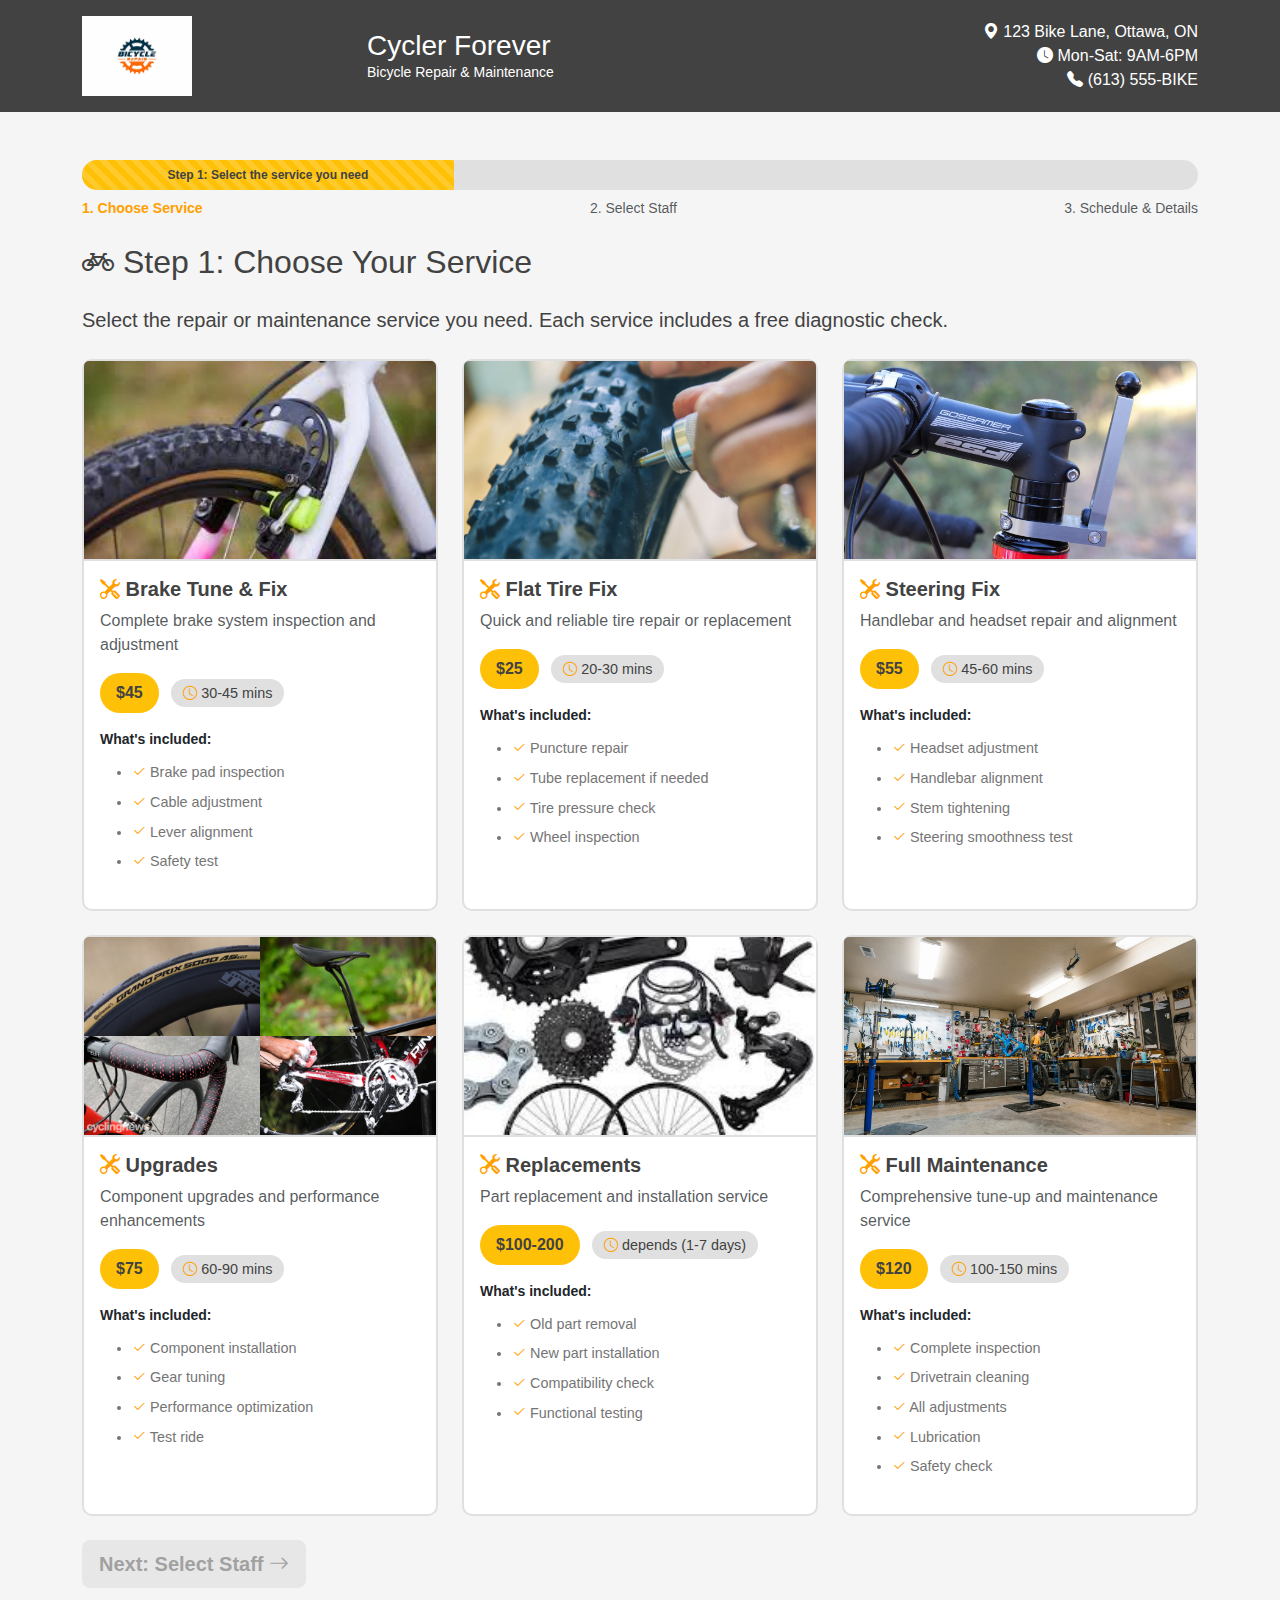
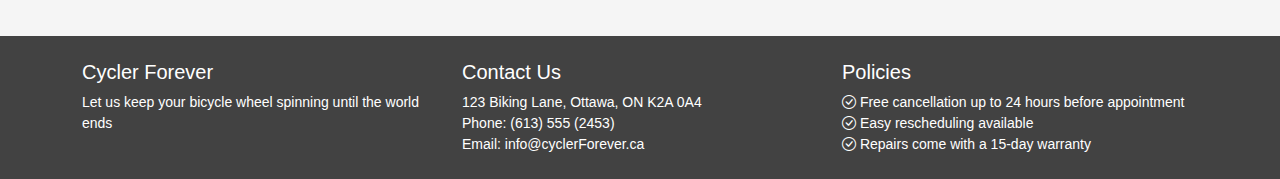
<file: SEG3125-lab4-Group05/index.html>
<!DOCTYPE html>
<html lang="en">
<head>
    <meta charset="UTF-8">
    <meta name="viewport" content="width=device-width, initial-scale=1.0">
    <title>Cycler Forever - where you go to keep the wheels spinning</title>
    
    <!-- link to Bootstrap5 CSS -->
    <link href="https://cdn.jsdelivr.net/npm/bootstrap@5.3.2/dist/css/bootstrap.min.css" rel="stylesheet">
    
    <!-- link to Bootstrap Icons -->
    <link rel="stylesheet" href="https://cdn.jsdelivr.net/npm/bootstrap-icons@1.11.1/font/bootstrap-icons.css">
    
    <!-- customization using CSS -->
    <link rel="stylesheet" href="styles.css">
</head>

<body>
    <!-- header part-->
    <header class="bg-dark text-white py-3">
        <div class="container">
            <div class="row align-items-center">
                <div class="col-md-3">
                    <img src="photoss/logo.jpg" alt="Cycler Forever Logo" class="img-fluid" style="max-height: 80px;">
                </div>
                <div class="col-md-6">
                    <h1 class="h3 mb-0">Cycler Forever</h1>
                    <p class="mb-0 small">Bicycle Repair & Maintenance</p>
                </div>
                <div class="col-md-3 text-md-end">
                    <p class="mb-0"><i class="bi bi-geo-alt-fill"></i> 123 Bike Lane, Ottawa, ON</p>
                    <p class="mb-0"><i class="bi bi-clock-fill"></i> Mon-Sat: 9AM-6PM</p>
                    <p class="mb-0"><i class="bi bi-telephone-fill"></i> (613) 555-BIKE</p>
                </div>
            </div>
        </div>
    </header>

    <!-- content part -->
    <main class="container my-5">
        <!-- we're using a div for the progress bar of course-->
        <div class="row mb-4">
            <div class="col">
                <div class="progress" style="height: 30px;">
                    <div id="progressBar" class="progress-bar progress-bar-striped progress-bar-animated" 
                         role="progressbar" 
                         style="width: 33.33%;" 
                         aria-valuenow="33.33" 
                         aria-valuemin="0" 
                         aria-valuemax="100">
                        Step 1: Select the service you need
                    </div>
                </div>
                <div class="d-flex justify-content-between mt-2 small text-muted">
                    <span id="step1Label" class="fw-bold text-primary">1. Choose Service</span>
                    <span id="step2Label">2. Select Staff</span>
                    <!-- HERE IS WHERE YOU GUYS CAN WORK ON STEP 3 TO 5...-->
                    <span id="step3Label">3. Schedule & Details</span>
                </div>
            </div>
        </div>

        <!-- service selection part -->
        <div id="step1" class="step-section">
            <h2 class="mb-4">
                <i class="bi bi-bicycle"></i> Step 1: Choose Your Service
            </h2>
            <p class="lead mb-4">Select the repair or maintenance service you need. Each service includes a free diagnostic check.</p>
            
            <div class="row g-4" id="serviceCards">
                <!-- each card will represent one service, functionality made with JavaScript-->
            </div>

            <div class="mt-4 p-3 bg-light rounded" id="serviceSelectionSummary" style="display: none;">
                <h5><i class="bi bi-check-circle-fill text-success"></i> You selected:</h5>
                <p class="mb-0" id="selectedServiceText"></p>
            </div>

            <div class="mt-4">
                <button id="nextToStep2" class="btn btn-primary btn-lg" disabled>
                    Next: Select Staff <i class="bi bi-arrow-right"></i>
                </button>
            </div>
        </div>

        <!-- next up is selecting the staff for the service -->
        <div id="step2" class="step-section" style="display: none;">
            <h2 class="mb-4">
                <i class="bi bi-people-fill"></i> Step 2: Choose Your Technician
            </h2>
            <p class="lead mb-4">Select one of our certified technicians based on their expertise and availability.</p>
            
            <div class="row g-4" id="staffCards">
                <!-- each staff memeber will also have a card -->
            </div>

            <div class="mt-4 p-3 bg-light rounded" id="staffSelectionSummary" style="display: none;">
                <h5><i class="bi bi-check-circle-fill text-success"></i> Your booking summary:</h5>
                <ul class="mb-0">
                    <li><strong>Service:</strong> <span id="summaryService"></span></li>
                    <li><strong>Technician:</strong> <span id="summaryStaff"></span></li>
                    <li><strong>Price:</strong> <span id="summaryPrice"></span></li>
                    <li><strong>Duration:</strong> <span id="summaryDuration"></span></li>
                </ul>
            </div>

            <div class="mt-4 d-flex gap-2">
                <button id="backToStep1" class="btn btn-secondary btn-lg">
                    <i class="bi bi-arrow-left"></i> Back to Services
                </button>
                <button id="nextToStep3" class="btn btn-primary btn-lg" disabled>
                    Continue to Scheduling <i class="bi bi-arrow-right"></i>
                </button>
            </div>
        </div>

        <!-- next up is selecting the time/date -->
          <div id="step3" class="step-section" style="display: none;">
            <h2 class="mb-4">
                <i class="bi bi-calendar-check"></i> Step 3: Choose Date & Time
            </h2>
            <div class="row g-4">
                <div class="col-12 col-lg-7">
                    <div class="card shadow-sm">
                        <div class="card-body">
                            <h5 class="card-title mb-3">Pick a date</h5>
                            
                            <!-- Calendar UI -->
                             <div class="dropdown-menu d-block position-static p-2 mx-auto shadow rounded-3 w-340px">
                                <div class="d-grid gap-1">
                                    <div class="cal">
                                        <div class="cal-month align-items-center">
                                            <button class="btn cal-btn" type="button" id="calPrev" aria-label="Previous month">
                                                <i class="bi bi-chevron-left"></i>
                                            </button>
                                            <strong class="cal-month-name" id="calMonthLabel"></strong>
                                            <button class="btn cal-btn" type="button" id="calNext" aria-label="Next month">
                                                <i class="bi bi-chevron-right"></i>
                                            </button>
                                        </div>
                                        <div class="cal-weekdays text-body-secondary">
                                            <div class="cal-weekday">Sun</div>
                                            <div class="cal-weekday">Mon</div>
                                            <div class="cal-weekday">Tue</div>
                                            <div class="cal-weekday">Wed</div>
                                            <div class="cal-weekday">Thu</div>
                                            <div class="cal-weekday">Fri</div>
                                            <div class="cal-weekday">Sat</div>
                                        </div>
                                        <div class="cal-days" id="calDays"></div>
                                    </div>
                                </div>
                            </div>
                            <div class="mt-3 small text-muted" id="selectedDateText">
                                No date selected (Technician availability will apply)
                            </div>
                            <label class="form-label mt-3" for="timeSelect">Pick a time</label>
                            <select class="form-select" id="timeSelect" disabled>
                                <option value="" selected disabled>Select a time</option>
                            </select>
                            <div class="mt-3 p-2 bg-light rounded small">
                                <div class="fw-semibold">Selected:</div>
                                <div id="scheduleSummary">No date/time chosen yet.</div>
                            </div>
                            
                            <div class="mt-4 d-flex gap-2">
                                <button id="backToStep2" class="btn btn-secondary btn-lg" type="button">
                                    <i class="bi bi-arrow-left"></i> Back to Staff Selection
                                </button>
                                
                                
                                <button id="nextToStep4" class="btn btn-primary btn-lg" type="button" disabled>
                                    Next: Contact Info <i class="bi bi-arrow-right"></i>
                                </button>
                            </div>
                        </div>
                    </div>
                </div>
                
                <div class="col-12 col-lg-5">
                    <div class="card shadow-sm">
                        <div class="card-body">
                            <h5 class="card-title mb-3">Reschedule & Cancellation</h5>
                            <div class="alert alert-warning mb-0">
                                <ul class="mb-0 ps-3">
                                    <li>Free changes up to 24 hours before the appointment.</li>
                                    <li>Changes within 24 hours may incur a late fee.</li>
                                    <li>No-shows may require a deposit for future bookings.</li>
                                </ul>
                            </div>
                            <div class="small text-muted mt-2">
                                Dates shown depend on the technician you selected.
                            </div>
                            <div class="mt-4 p-3 bg-light rounded" id="step3BookingSummary" style="display: none;">
                                <h5><i class="bi bi-check-circle-fill text-success"></i> Your booking summary:</h5>
                                <ul class="mb-0">
                                    <li><strong>Service:</strong> <span id="step3SummaryService"></span></li>
                                    <li><strong>Technician:</strong> <span id="step3SummaryStaff"></span></li>
                                    <li><strong>Price:</strong> <span id="step3SummaryPrice"></span></li>
                                    <li><strong>Duration:</strong> <span id="step3SummaryDuration"></span></li>
                                    <li><strong>Date:</strong> <span id="step3SummaryDate"></span></li>
                                    <li><strong>Time:</strong> <span id="step3SummaryTime"></span></li>
                                </ul>
                            </div>
                        </div>
                    </div>
                </div>
            </div>
        </div>
    </main>

    <!-- footer section (missing the signature of the team) -->
    <footer class="bg-dark text-white py-4 mt-5">
        <div class="container">
            <div class="row">
                <div class="col-md-4">
                    <h5>Cycler Forever</h5>
                    <p class="small">Let us keep your bicycle wheel spinning until the world ends</p>
                </div>
                <div class="col-md-4">
                    <h5>Contact Us</h5>
                    <p class="small mb-0">123 Biking Lane, Ottawa, ON K2A 0A4</p>
                    <p class="small mb-0">Phone: (613) 555 (2453)</p>
                    <p class="small mb-0">Email: info@cyclerForever.ca</p>
                </div>
                <div class="col-md-4">
                    <h5>Policies</h5>
                    <p class="small mb-0">
                        <i class="bi bi-check-circle"></i> Free cancellation up to 24 hours before appointment<br>
                        <i class="bi bi-check-circle"></i> Easy rescheduling available<br>
                        <i class="bi bi-check-circle"></i> Repairs come with a 15-day warranty
                    </p>
                </div>
            </div>
        </div>
    </footer>

    <!-- Bootstrap5 JS bundle -->
    <script src="https://cdn.jsdelivr.net/npm/bootstrap@5.3.2/dist/js/bootstrap.bundle.min.js"></script>
    
    <!-- and custom JavaScript -->
    <script src="scripts.js"></script>
</body>
</html>
</file>
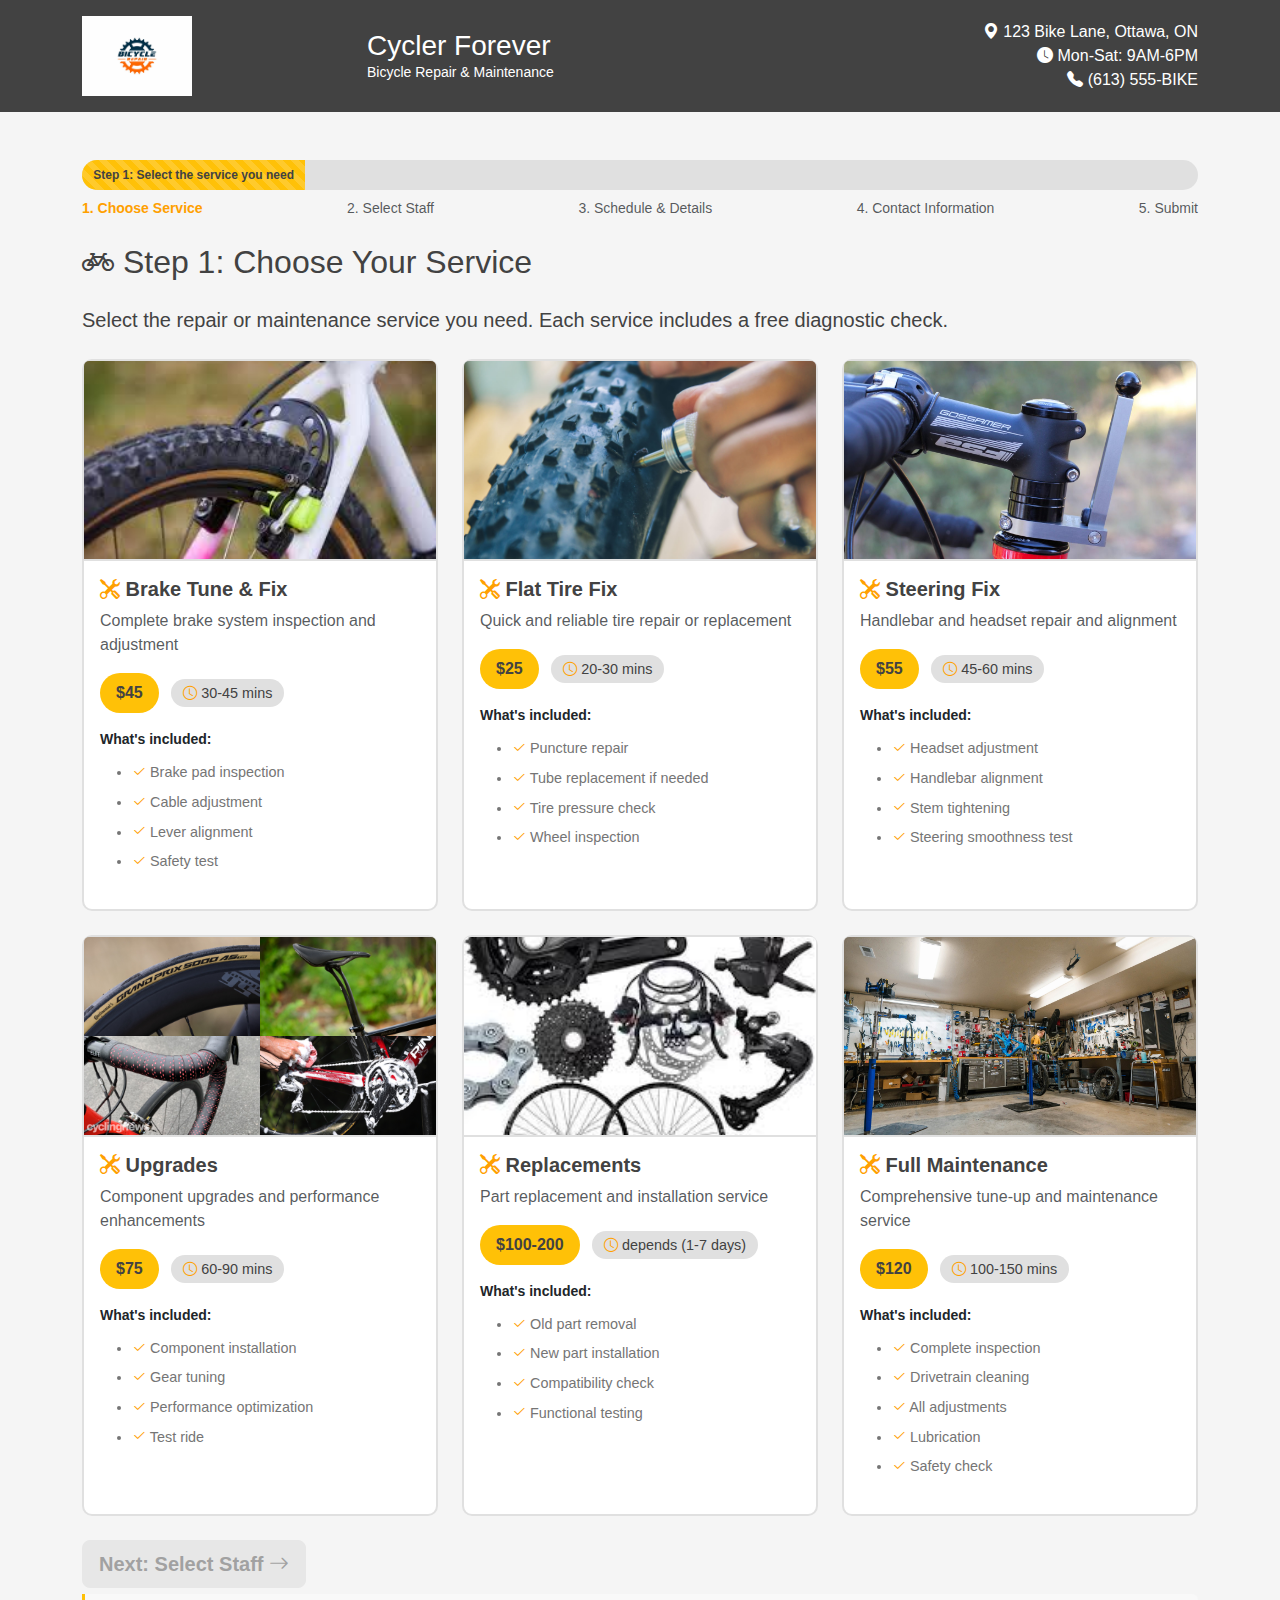
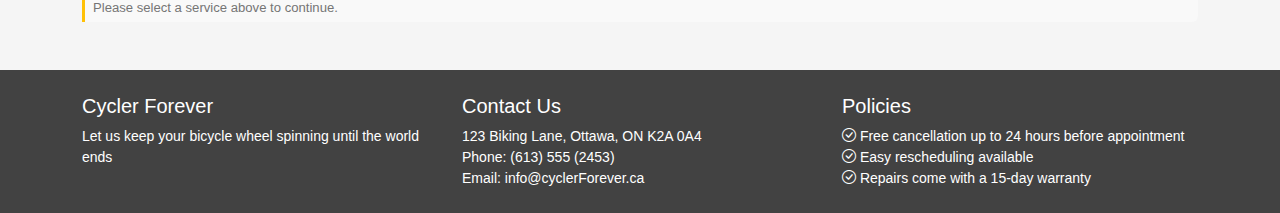
<file: SEG3125-lab5-Group05/index.html>
<!DOCTYPE html>
<html lang="en">
<head>
    <meta charset="UTF-8">
    <meta name="viewport" content="width=device-width, initial-scale=1.0">
    <title>Cycler Forever - where you go to keep the wheels spinning</title>
    
    <!-- link to Bootstrap5 CSS -->
    <link href="https://cdn.jsdelivr.net/npm/bootstrap@5.3.2/dist/css/bootstrap.min.css" rel="stylesheet">
    
    <!-- link to Bootstrap Icons -->
    <link rel="stylesheet" href="https://cdn.jsdelivr.net/npm/bootstrap-icons@1.11.1/font/bootstrap-icons.css">
    
    <!-- customization using CSS -->
    <link rel="stylesheet" href="styles.css">
</head>

<body>
    <!-- header part-->
    <header class="bg-dark text-white py-3">
        <div class="container">
            <div class="row align-items-center">
                <div class="col-md-3">
                    <img src="photoss/logo.jpg" alt="Cycler Forever Logo" class="img-fluid" style="max-height: 80px;">
                </div>
                <div class="col-md-6">
                    <h1 class="h3 mb-0">Cycler Forever</h1>
                    <p class="mb-0 small">Bicycle Repair & Maintenance</p>
                </div>
                <div class="col-md-3 text-md-end">
                    <p class="mb-0"><i class="bi bi-geo-alt-fill"></i> 123 Bike Lane, Ottawa, ON</p>
                    <p class="mb-0"><i class="bi bi-clock-fill"></i> Mon-Sat: 9AM-6PM</p>
                    <p class="mb-0"><i class="bi bi-telephone-fill"></i> (613) 555-BIKE</p>
                </div>
            </div>
        </div>
    </header>

    <!-- adding the toast notification container -->
    <div id="toastContainer" aria-live="assertive" aria-atomic="false" role="status"></div>
    
    <!-- using ARIA live region for screen reader announcements -->
    <div id="ariaLive" aria-live="polite" aria-atomic="true" class="visually-hidden"></div>

    <!-- content part -->
    <main class="container my-5">
        <!-- we're using a div for the progress bar of course-->
        <div class="row mb-4">
            <div class="col">
                <div class="progress" style="height: 30px;">
                    <div id="progressBar" class="progress-bar progress-bar-striped progress-bar-animated" 
                         role="progressbar" 
                         style="width: 20%;" 
                         aria-valuenow="20" 
                         aria-valuemin="0" 
                         aria-valuemax="100">
                        Step 1: Select the service you need
                    </div>
                </div>
                <div class="d-flex justify-content-between mt-2 small text-muted">
                    <span id="step1Label" class="fw-bold text-primary">1. Choose Service</span>
                    <span id="step2Label">2. Select Staff</span>
                    <!-- HERE IS WHERE YOU GUYS CAN WORK ON STEP 3 TO 5...-->
                    <span id="step3Label">3. Schedule & Details</span>
                    <span id="step4Label">4. Contact Information</span>
                    <span id="step5Label">5. Submit</span>
                </div>
            </div>
        </div>

        <!-- service selection part -->
        <div id="step1" class="step-section">
            <h2 class="mb-4">
                <i class="bi bi-bicycle"></i> Step 1: Choose Your Service
            </h2>
            <p class="lead mb-4">Select the repair or maintenance service you need. Each service includes a free diagnostic check.</p>
            
            <div class="row g-4" id="serviceCards">
                <!-- each card will represent one service, functionality made with JavaScript-->
            </div>

            <div class="mt-4 p-3 bg-light rounded" id="serviceSelectionSummary" style="display: none;">
                <h5><i class="bi bi-check-circle-fill text-success"></i> You selected:</h5>
                <p class="mb-0" id="selectedServiceText"></p>
            </div>

            <div class="mt-4">
                <button id="nextToStep2" class="btn btn-primary btn-lg" disabled>
                    Next: Select Staff <i class="bi bi-arrow-right"></i>
                </button>
                <div class="btn-hint" id="hint-nextToStep2">Please select a service above to continue.</div>
            </div>
        </div>

        <!-- next up is selecting the staff for the service -->
        <div id="step2" class="step-section" style="display: none;">
            <h2 class="mb-4">
                <i class="bi bi-people-fill"></i> Step 2: Choose Your Technician
            </h2>
            <p class="lead mb-4">Select one of our certified technicians based on their expertise and availability.</p>
            
            <div class="row g-4" id="staffCards">
                <!-- each staff memeber will also have a card -->
            </div>

            <div class="mt-4 p-3 bg-light rounded" id="staffSelectionSummary" style="display: none;">
                <h5><i class="bi bi-check-circle-fill text-success"></i> Your booking summary:</h5>
                <ul class="mb-0">
                    <li><strong>Service:</strong> <span id="summaryService"></span></li>
                    <li><strong>Technician:</strong> <span id="summaryStaff"></span></li>
                    <li><strong>Price:</strong> <span id="summaryPrice"></span></li>
                    <li><strong>Duration:</strong> <span id="summaryDuration"></span></li>
                </ul>
            </div>

            <div class="mt-4 d-flex gap-2">
                <button id="backToStep1" class="btn btn-secondary btn-lg">
                    <i class="bi bi-arrow-left"></i> Back to Services
                </button>
                <button id="nextToStep3" class="btn btn-primary btn-lg" disabled>
                    Continue to Scheduling <i class="bi bi-arrow-right"></i>
                </button>
                <div class="btn-hint" id="hint-nextToStep3">Please select a technician above to continue.</div>
            </div>
        </div>

        <!-- next up is selecting the time/date -->
        <div id="step3" class="step-section" style="display: none;">
            <h2 class="mb-4">
                <i class="bi bi-calendar-check"></i> Step 3: Choose Date & Time
            </h2>
            <div class="row g-4">
                <div class="col-12 col-lg-7">
                    <div class="card shadow-sm">
                        <div class="card-body">
                            <h5 class="card-title mb-3">Pick a date</h5>
                            
                            <!-- Calendar UI -->
                             <div class="dropdown-menu d-block position-static p-2 mx-auto shadow rounded-3 w-340px">
                                <div class="d-grid gap-1">
                                    <div class="cal">
                                        <div class="cal-month align-items-center">
                                            <button class="btn cal-btn" type="button" id="calPrev" aria-label="Previous month">
                                                <i class="bi bi-chevron-left"></i>
                                            </button>
                                            <strong class="cal-month-name" id="calMonthLabel"></strong>
                                            <button class="btn cal-btn" type="button" id="calNext" aria-label="Next month">
                                                <i class="bi bi-chevron-right"></i>
                                            </button>
                                        </div>
                                        <div class="cal-weekdays text-body-secondary">
                                            <div class="cal-weekday">Sun</div>
                                            <div class="cal-weekday">Mon</div>
                                            <div class="cal-weekday">Tue</div>
                                            <div class="cal-weekday">Wed</div>
                                            <div class="cal-weekday">Thu</div>
                                            <div class="cal-weekday">Fri</div>
                                            <div class="cal-weekday">Sat</div>
                                        </div>
                                        <div class="cal-days" id="calDays"></div>
                                    </div>
                                </div>
                            </div>
                            <div class="mt-3 small text-muted" id="selectedDateText">
                                No date selected (Technician availability will apply)
                            </div>
                            <label class="form-label mt-3" for="timeSelect">Pick a time</label>
                            <select class="form-select" id="timeSelect" disabled>
                                <option value="" selected disabled>Select a time</option>
                            </select>
                            <div class="mt-3 p-2 bg-light rounded small">
                                <div class="fw-semibold">Selected:</div>
                                <div id="scheduleSummary">No date/time chosen yet.</div>
                            </div>
                            
                            <div class="mt-4 d-flex gap-2">
                                <button id="backToStep2" class="btn btn-secondary btn-lg" type="button">
                                    <i class="bi bi-arrow-left"></i> Back to Staff Selection
                                </button>
                                
                                
                                <button id="nextToStep4" class="btn btn-primary btn-lg" type="button" disabled>
                                    Next: Contact Info <i class="bi bi-arrow-right"></i>
                                </button>
                                <div class="btn-hint" id="hint-nextToStep4">Select a date and time to continue.</div>
                            </div>
                        </div>
                    </div>
                </div>
                
                <div class="col-12 col-lg-5">
                    <div class="card shadow-sm">
                        <div class="card-body">
                            <h5 class="card-title mb-3">Reschedule & Cancellation</h5>
                            <div class="alert alert-warning mb-0">
                                <ul class="mb-0 ps-3">
                                    <li>Free changes up to 24 hours before the appointment.</li>
                                    <li>Changes within 24 hours may incur a late fee.</li>
                                    <li>No-shows may require a deposit for future bookings.</li>
                                </ul>
                            </div>
                            <div class="small text-muted mt-2">
                                Dates shown depend on the technician you selected.
                            </div>
                            <div class="mt-4 p-3 bg-light rounded" id="step3BookingSummary" style="display: none;">
                                <h5><i class="bi bi-check-circle-fill text-success"></i> Your booking summary:</h5>
                                <ul class="mb-0">
                                    <li><strong>Service:</strong> <span id="step3SummaryService"></span></li>
                                    <li><strong>Technician:</strong> <span id="step3SummaryStaff"></span></li>
                                    <li><strong>Price:</strong> <span id="step3SummaryPrice"></span></li>
                                    <li><strong>Duration:</strong> <span id="step3SummaryDuration"></span></li>
                                    <li><strong>Date:</strong> <span id="step3SummaryDate"></span></li>
                                    <li><strong>Time:</strong> <span id="step3SummaryTime"></span></li>
                                </ul>
                            </div>
                        </div>
                    </div>
                </div>
            </div> 
        </div>

        <!-- next is entering contact info -->
        <div id="step4" class="step-section" style="display: none;">
            <h2 class="mb-4">
                <i class="bi bi-people-fill"></i> Step 4: Enter Contact Information
            </h2>
            <p class="lead mb-4">Enter your contact information here. You must provide email or phone</p>
            
            <div class="col-md-6 mb-3">
                <label for="contactFirstName" class="form-label">First Name <span class="text-danger">*</span></label>
                <input type="text" class="form-control" id="contactFirstName" required autocomplete="given-name" placeholder="e.g. John">
                <div class="invalid-feedback" id="feedback-firstName"></div>
            </div>

            <div class="col-md-6 mb-3">
                <label for="contactLastName" class="form-label">Last Name <span class="text-danger">*</span></label>
                <input type="text" class="form-control" id="contactLastName" required autocomplete="family-name" placeholder="e.g. Smith">
                <div class="invalid-feedback" id="feedback-lastName"></div>
            </div>

            <div class="col-md-6 mb-3">
                <label for="contactEmail" class="form-label">
                    Email <span class="field-required-note">(required if no phone)</span>
                </label>
                <input type="email" class="form-control" id="contactEmail" autocomplete="email" placeholder="e.g. john@example.com">
                <div class="invalid-feedback" id="feedback-email"></div>
            </div>

            <div class="col-md-6 mb-3">
                <label for="contactPhone" class="form-label">
                    Phone Number <span class="field-required-note">(required if no email)</span>
                </label>
                <input type="tel" class="form-control" id="contactPhone" inputmode="numeric" autocomplete="tel" placeholder="e.g. 6135552453" maxlength="10">
                <div class="form-text">10 digits only — no spaces, brackets, or dashes.</div>
                <div class="invalid-feedback" id="feedback-phone"></div>
            </div>

            <div class="col-12">
                <label for="contactNotes" class="form-label">
                    Additional Notes (optional)
                </label>
                <textarea class="form-control" id="contactNotes" rows="3"></textarea>
            </div>

            <div class="mt-3 mb-2" id="contactFormProgress"></div>
            <div class="mt-4 d-flex gap-2 flex-wrap">
                <button id="backToStep3" class="btn btn-secondary btn-lg">
                    <i class="bi bi-arrow-left"></i> Back to Scheduling
                </button>
                <button id="nextToStep5" class="btn btn-primary btn-lg" disabled>
                    Continue to Submit <i class="bi bi-arrow-right"></i>
                </button>
                <div class="btn-hint" id="hint-nextToStep5">Fill in your name and at least one contact method.</div>
            </div>
        </div>

        <!-- last is to submit -->
        <div id="step5" class="step-section" style="display: none;">
        <h2 class="mb-4">
            <i class="bi bi-check2-circle"></i> Step 5: Review & Submit
        </h2>

        <div class="card shadow-sm">
            <div class="card-body">
                <h5 class="card-title mb-3">Booking Summary</h5>

                <ul class="mb-3">
                    <li><strong>Service:</strong> <span id="finalService"></span></li>
                    <li><strong>Technician:</strong> <span id="finalStaff"></span></li>
                    <li><strong>Price:</strong> <span id="finalPrice"></span></li>
                    <li><strong>Duration:</strong> <span id="finalDuration"></span></li>
                    <li><strong>Date:</strong> <span id="finalDate"></span></li>
                    <li><strong>Time:</strong> <span id="finalTime"></span></li>
                    <li><strong>Name:</strong> <span id="finalName"></span></li>
                    <li><strong>Email:</strong> <span id="finalEmail"></span></li>
                    <li><strong>Phone:</strong> <span id="finalPhone"></span></li>
                </ul>

                <!-- payments -->
                <hr class="my-4">

                <h5 class="card-title mb-3">
                <i class="bi bi-credit-card-2-front"></i> Payment Details
                </h5>

                <div class="payment-icons mb-2" aria-label="Accepted payment methods">
                <i class="bi bi-credit-card" title="Credit card" aria-hidden="true"></i>
                <i class="bi bi-credit-card-2-front" title="Card" aria-hidden="true"></i>
                <i class="bi bi-credit-card-2-back" title="Card" aria-hidden="true"></i>
                <i class="bi bi-shield-lock" title="Secure" aria-hidden="true"></i>
                </div>

                <div class="row g-3">
                <div class="col-12">
                    <label for="cardName" class="form-label">Name on card <span class="text-danger">*</span></label>
                    <div class="input-group">
                    <span class="input-group-text"><i class="bi bi-person-vcard"></i></span>
                    <input type="text" class="form-control" id="cardName" autocomplete="cc-name" placeholder="e.g. John Smith">
                    </div>
                    <div class="invalid-feedback" id="feedback-cardName"></div>
                </div>

                <div class="col-12">
                    <label for="cardNumber" class="form-label">Card number <span class="text-danger">*</span></label>
                    <div class="input-group">
                    <span class="input-group-text"><i class="bi bi-credit-card"></i></span>
                    <input type="text" class="form-control" id="cardNumber"
                            inputmode="numeric" autocomplete="cc-number"
                            placeholder="1234 5678 9012 3456" maxlength="19">
                    </div>
                    <div class="invalid-feedback" id="feedback-cardNumber"></div>
                </div>

                <div class="col-6 col-md-4">
                    <label for="cardExp" class="form-label">Expiry (MM/YY) <span class="text-danger">*</span></label>
                    <div class="input-group">
                    <span class="input-group-text"><i class="bi bi-calendar2-check"></i></span>
                    <input type="text" class="form-control" id="cardExp"
                            inputmode="numeric" autocomplete="cc-exp"
                            placeholder="MM/YY" maxlength="5">
                    </div>
                    <div class="invalid-feedback" id="feedback-cardExp"></div>
                </div>

                <div class="col-6 col-md-3">
                    <label for="cardCvv" class="form-label">CVV <span class="text-danger">*</span></label>
                    <div class="input-group">
                    <span class="input-group-text"><i class="bi bi-shield-lock"></i></span>
                    <input type="password" class="form-control" id="cardCvv"
                            inputmode="numeric" autocomplete="cc-csc"
                            placeholder="123" maxlength="4">
                    </div>
                    <div class="invalid-feedback" id="feedback-cardCvv"></div>
                </div>

                <div class="col-12 col-md-5">
                    <label for="billingPostal" class="form-label">Billing postal code <span class="text-danger">*</span></label>
                    <div class="input-group">
                    <span class="input-group-text"><i class="bi bi-geo-alt"></i></span>
                    <input type="text" class="form-control" id="billingPostal"
                            autocomplete="postal-code" placeholder="e.g. K1A0B1" maxlength="7">
                    </div>
                    <div class="invalid-feedback" id="feedback-billingPostal"></div>
                </div>
                </div>

                <div class="mt-3 mb-2" id="paymentFormProgress"></div>

                <div class="alert alert-info small mb-0">
                    Submitting will confirm your appointment.
                </div>
            </div>
        </div>

        <div class="mt-4 d-flex gap-2">
            <button id="backToStep4" class="btn btn-secondary btn-lg" type="button">
            <i class="bi bi-arrow-left"></i> Back to Contact Info
            </button>
            <button id="submitBooking" class="btn btn-success btn-lg" type="button">
            Submit Booking <i class="bi bi-send"></i>
            </button>
        </div>

        <div class="mt-3" id="submitResult" style="display:none;"></div>
        </div>


    </main>

    <!-- footer section (missing the signature of the team) -->
    <footer class="bg-dark text-white py-4 mt-5">
        <div class="container">
            <div class="row">
                <div class="col-md-4">
                    <h5>Cycler Forever</h5>
                    <p class="small">Let us keep your bicycle wheel spinning until the world ends</p>
                </div>
                <div class="col-md-4">
                    <h5>Contact Us</h5>
                    <p class="small mb-0">123 Biking Lane, Ottawa, ON K2A 0A4</p>
                    <p class="small mb-0">Phone: (613) 555 (2453)</p>
                    <p class="small mb-0">Email: info@cyclerForever.ca</p>
                </div>
                <div class="col-md-4">
                    <h5>Policies</h5>
                    <p class="small mb-0">
                        <i class="bi bi-check-circle"></i> Free cancellation up to 24 hours before appointment<br>
                        <i class="bi bi-check-circle"></i> Easy rescheduling available<br>
                        <i class="bi bi-check-circle"></i> Repairs come with a 15-day warranty
                    </p>
                </div>
            </div>
        </div>
    </footer>

    <!-- Bootstrap5 JS bundle -->
    <script src="https://cdn.jsdelivr.net/npm/bootstrap@5.3.2/dist/js/bootstrap.bundle.min.js"></script>
    
    <!-- and custom JavaScript -->
    <script src="scripts.js"></script>
</body>
</html>
</file>
<file: SEG3125-lab4-Group05/styles.css>
/*root variables for yellow & grey theme */
:root {
    --primary-yellow: #FFC107;
    --primary-yellow-dark: #FFA000;
    --primary-yellow-light: #FFECB3;
    --grey-dark: #424242;
    --grey-medium: #757575;
    --grey-light: #E0E0E0;
    --grey-lighter: #F5F5F5;
    --white: #FFFFFF;
    --success-green: #4CAF50;
    --error-red: #F44336;
}

/*global styles */
body {
    font-family: 'Segoe UI', Tahoma, Geneva, Verdana, sans-serif;
    background-color: var(--grey-lighter);
    color: var(--grey-dark);
}

/*I will override Bootstrap primary color */
.btn-primary {
    background-color: var(--primary-yellow);
    border-color: var(--primary-yellow);
    color: var(--grey-dark);
    font-weight: 600;
}

.btn-primary:hover,
.btn-primary:focus {
    background-color: var(--primary-yellow-dark);
    border-color: var(--primary-yellow-dark);
    color: var(--grey-dark);
}

.btn-primary:disabled {
    background-color: var(--grey-light);
    border-color: var(--grey-light);
    color: var(--grey-medium);
    cursor: not-allowed;
}

.btn-secondary {
    background-color: var(--grey-medium);
    border-color: var(--grey-medium);
    color: var(--white);
}

.btn-secondary:hover,
.btn-secondary:focus {
    background-color: var(--grey-dark);
    border-color: var(--grey-dark);
}

/*styling progress bar */
.progress {
    background-color: var(--grey-light);
    border-radius: 15px;
}

.progress-bar {
    background-color: var(--primary-yellow);
    color: var(--grey-dark);
    font-weight: bold;
}

/*service and staff cards*/
.service-card,
.staff-card {
    border: 2px solid var(--grey-light);
    border-radius: 10px;
    transition: all 0.3s ease;
    cursor: pointer;
    background-color: var(--white);
    height: 100%;
}

.service-card:hover,
.staff-card:hover {
    border-color: var(--primary-yellow);
    box-shadow: 0 4px 12px rgba(255, 193, 7, 0.3);
    transform: translateY(-5px);
}

.service-card.selected,
.staff-card.selected {
    border-color: var(--primary-yellow);
    background-color: var(--primary-yellow-light);
    box-shadow: 0 6px 16px rgba(255, 193, 7, 0.4);
}

.service-card .card-img-top,
.staff-card .card-img-top {
    height: 200px;
    object-fit: cover;
    border-bottom: 2px solid var(--grey-light);
}

.card-title {
    color: var(--grey-dark);
    font-weight: bold;
}

.price-badge {
    background-color: var(--primary-yellow);
    color: var(--grey-dark);
    font-weight: bold;
    padding: 8px 16px;
    border-radius: 20px;
    display: inline-block;
}

.duration-badge {
    background-color: var(--grey-light);
    color: var(--grey-dark);
    padding: 6px 12px;
    border-radius: 15px;
    font-size: 0.9rem;
}

/*staff expertise certification badges */
.expertise-badge {
    background-color: var(--primary-yellow-light);
    color: var(--grey-dark);
    padding: 4px 10px;
    border-radius: 12px;
    font-size: 0.85rem;
    margin: 2px;
    display: inline-block;
}

/*text colors */
.text-primary {
    color: var(--primary-yellow-dark) !important;
}

/*focus states help us to ensure accessibility for keyboard users*/
.service-card:focus,
.staff-card:focus,
.btn:focus {
    outline: 3px solid var(--primary-yellow);
    outline-offset: 2px;
}

/*labels*/
#step1Label,
#step2Label,
#step3Label {
    transition: all 0.3s ease;
}

.step-active {
    color: var(--primary-yellow-dark) !important;
    font-weight: bold !important;
}

/*icons used in the cards*/
.card-body i {
    color: var(--primary-yellow-dark);
}

/*styling the Alert */
.alert-info {
    background-color: var(--primary-yellow-light);
    border-color: var(--primary-yellow);
    color: var(--grey-dark);
}

/*styling the tooltip*/
.tooltip-inner {
    background-color: var(--grey-dark);
    color: var(--white);
}

.tooltip .arrow::before {
    border-top-color: var(--grey-dark);
}

/*let's make some changes to the cards on smaller screens to ensure they look good*/
@media (max-width: 768px) {
    .service-card .card-img-top,
    .staff-card .card-img-top {
        height: 150px;
    }
    
    header .col-md-3,
    header .col-md-6,
    header .col-md-3 {
        text-align: center;
        margin-bottom: 10px;
    }
}

/*loading state*/
.btn-loading {
    position: relative;
    color: transparent;
}

.btn-loading::after {
    content: "";
    position: absolute;
    width: 16px;
    height: 16px;
    top: 50%;
    left: 50%;
    margin-left: -8px;
    margin-top: -8px;
    border: 2px solid var(--grey-dark);
    border-radius: 50%;
    border-top-color: transparent;
    animation: spinner 0.6s linear infinite;
}

@keyframes spinner {
    to {
        transform: rotate(360deg);
    }
}

/*staff initials display */
.staff-initials {
    width: 80px;
    height: 80px;
    border-radius: 50%;
    background-color: var(--primary-yellow);
    color: var(--grey-dark);
    display: flex;
    align-items: center;
    justify-content: center;
    font-size: 2rem;
    font-weight: bold;
    border: 3px solid var(--primary-yellow-dark);
    margin: 0 auto 10px;
}

/*details of service*/
.service-details {
    font-size: 0.9rem;
    color: var(--grey-medium);
}

.service-details li {
    padding: 4px 0;
}

/*putting a grey background for smooth look*/
.bg-dark {
    background-color: var(--grey-dark) !important;
}

/*success indicator*/
.bi-check-circle-fill {
    color: var(--success-green);
}

/*and card selection indicator*/
.card-check {
    position: absolute;
    top: 10px;
    right: 10px;
    font-size: 2rem;
    color: var(--success-green);
    display: none;
}

.selected .card-check {
    display: block;
}
</file>
<file: SEG3125-lab5-Group05/styles.css>
/*root variables for yellow & grey theme */
:root {
    --primary-yellow: #FFC107;
    --primary-yellow-dark: #FFA000;
    --primary-yellow-light: #FFECB3;
    --grey-dark: #424242;
    --grey-medium: #757575;
    --grey-light: #E0E0E0;
    --grey-lighter: #F5F5F5;
    --white: #FFFFFF;
    --success-green: #4CAF50;
    --error-red: #F44336;
}

/*global styles */
body {
    font-family: 'Segoe UI', Tahoma, Geneva, Verdana, sans-serif;
    background-color: var(--grey-lighter);
    color: var(--grey-dark);
}

/*I will override Bootstrap primary color */
.btn-primary {
    background-color: var(--primary-yellow);
    border-color: var(--primary-yellow);
    color: var(--grey-dark);
    font-weight: 600;
}

.btn-primary:hover,
.btn-primary:focus {
    background-color: var(--primary-yellow-dark);
    border-color: var(--primary-yellow-dark);
    color: var(--grey-dark);
}

.btn-primary:disabled {
    background-color: var(--grey-light);
    border-color: var(--grey-light);
    color: var(--grey-medium);
    cursor: not-allowed;
}

.btn-secondary {
    background-color: var(--grey-medium);
    border-color: var(--grey-medium);
    color: var(--white);
}

.btn-secondary:hover,
.btn-secondary:focus {
    background-color: var(--grey-dark);
    border-color: var(--grey-dark);
}

/*styling progress bar */
.progress {
    background-color: var(--grey-light);
    border-radius: 15px;
}

.progress-bar {
    background-color: var(--primary-yellow);
    color: var(--grey-dark);
    font-weight: bold;
}

/*service and staff cards*/
.service-card,
.staff-card {
    border: 2px solid var(--grey-light);
    border-radius: 10px;
    transition: all 0.3s ease;
    cursor: pointer;
    background-color: var(--white);
    height: 100%;
}

.service-card:hover,
.staff-card:hover {
    border-color: var(--primary-yellow);
    box-shadow: 0 4px 12px rgba(255, 193, 7, 0.3);
    transform: translateY(-5px);
}

.service-card.selected,
.staff-card.selected {
    border-color: var(--primary-yellow);
    background-color: var(--primary-yellow-light);
    box-shadow: 0 6px 16px rgba(255, 193, 7, 0.4);
}

.service-card .card-img-top,
.staff-card .card-img-top {
    height: 200px;
    object-fit: cover;
    border-bottom: 2px solid var(--grey-light);
}

.card-title {
    color: var(--grey-dark);
    font-weight: bold;
}

.price-badge {
    background-color: var(--primary-yellow);
    color: var(--grey-dark);
    font-weight: bold;
    padding: 8px 16px;
    border-radius: 20px;
    display: inline-block;
}

.duration-badge {
    background-color: var(--grey-light);
    color: var(--grey-dark);
    padding: 6px 12px;
    border-radius: 15px;
    font-size: 0.9rem;
}

/*staff expertise certification badges */
.expertise-badge {
    background-color: var(--primary-yellow-light);
    color: var(--grey-dark);
    padding: 4px 10px;
    border-radius: 12px;
    font-size: 0.85rem;
    margin: 2px;
    display: inline-block;
}

/*text colors */
.text-primary {
    color: var(--primary-yellow-dark) !important;
}

/*focus states help us to ensure accessibility for keyboard users*/
.service-card:focus,
.staff-card:focus,
.btn:focus {
    outline: 3px solid var(--primary-yellow);
    outline-offset: 2px;
}

/*labels*/
#step1Label,
#step2Label,
#step3Label,
#step4Label,
#step5Label {
    transition: all 0.3s ease;
}

.step-active {
    color: var(--primary-yellow-dark) !important;
    font-weight: bold !important;
}

/*icons used in the cards*/
.card-body i {
    color: var(--primary-yellow-dark);
}
.btn i {
    color: inherit !important;
}

/*styling the Alert */
.alert-info {
    background-color: var(--primary-yellow-light);
    border-color: var(--primary-yellow);
    color: var(--grey-dark);
}

/*styling the tooltip*/
.tooltip-inner {
    background-color: var(--grey-dark);
    color: var(--white);
}

.tooltip .arrow::before {
    border-top-color: var(--grey-dark);
}

/*let's make some changes to the cards on smaller screens to ensure they look good*/
@media (max-width: 768px) {
    .service-card .card-img-top,
    .staff-card .card-img-top {
        height: 150px;
    }
    
    header .col-md-3,
    header .col-md-6,
    header .col-md-3 {
        text-align: center;
        margin-bottom: 10px;
    }
}

/*loading state*/
.btn-loading {
    position: relative;
    color: transparent;
}

.btn-loading::after {
    content: "";
    position: absolute;
    width: 16px;
    height: 16px;
    top: 50%;
    left: 50%;
    margin-left: -8px;
    margin-top: -8px;
    border: 2px solid var(--grey-dark);
    border-radius: 50%;
    border-top-color: transparent;
    animation: spinner 0.6s linear infinite;
}

@keyframes spinner {
    to {
        transform: rotate(360deg);
    }
}

/*staff initials display */
.staff-initials {
    width: 80px;
    height: 80px;
    border-radius: 50%;
    background-color: var(--primary-yellow);
    color: var(--grey-dark);
    display: flex;
    align-items: center;
    justify-content: center;
    font-size: 2rem;
    font-weight: bold;
    border: 3px solid var(--primary-yellow-dark);
    margin: 0 auto 10px;
}

/*details of service*/
.service-details {
    font-size: 0.9rem;
    color: var(--grey-medium);
}

.service-details li {
    padding: 4px 0;
}

/*putting a grey background for smooth look*/
.bg-dark {
    background-color: var(--grey-dark) !important;
}

/*success indicator*/
.bi-check-circle-fill {
    color: var(--success-green);
}

/*and card selection indicator*/
.card-check {
    position: absolute;
    top: 10px;
    right: 10px;
    font-size: 2rem;
    color: var(--success-green);
    display: none;
}

.selected .card-check {
    display: block;
}
/* Bootstrap example calendar CSS */
.cal-month,
.cal-days,
.cal-weekdays {
  display: grid;
  grid-template-columns: repeat(7, 1fr);
  align-items: center;
}
.cal-month-name {
  grid-column-start: 2;
  grid-column-end: 7;
  text-align: center;
}
.cal-weekday,
.cal-btn {
  display: flex;
  flex-shrink: 0;
  align-items: center;
  justify-content: center;
  height: 3rem;
  padding: 0;
}
.cal-btn:not([disabled]) {
  font-weight: 500;
  color: var(--bs-emphasis-color);
}
.cal-btn:hover,
.cal-btn:focus {
  background-color: var(--grey-dark);
}
.cal-btn[disabled] {
  border: 0;
  opacity: .5;
}
.w-340px {
  width: 340px;
}

/* Needed so buttons look like “date boxes” */
.cal-btn {
  border-radius: .75rem;
}

/* Highlight selected day */
.cal-btn.selected {
  background-color: var(--primary-yellow);
  border: 2px solid var(--primary-yellow-dark);
}

/* NEW STYLING FOR LAB 5 */

/* toast notification styling for feedback */
#toastContainer {
    position: fixed;
    top: 20px;
    right: 20px;
    z-index: 9999;
    display: flex;
    flex-direction: column;
    gap: 10px;
    max-width: 360px;
}

.toast-notification {
    display: flex;
    align-items: flex-start;
    gap: 10px;
    padding: 14px 16px;
    border-radius: 10px;
    box-shadow: 0 4px 16px rgba(0,0,0,0.18);
    font-size: 0.95rem;
    animation: toastSlideIn 0.3s ease;
    position: relative;
}

.toast-warning {
    background-color: #fff8e1;
    border-left: 5px solid var(--primary-yellow);
    color: #5a4000;
}

.toast-error {
    background-color: #ffebee;
    border-left: 5px solid var(--error-red);
    color: #7b1a1a;
}

.toast-success {
    background-color: #e8f5e9;
    border-left: 5px solid var(--success-green);
    color: #1b4a1e;
}

.toast-info {
    background-color: #e3f2fd;
    border-left: 5px solid #1976d2;
    color: #0d2f5a;
}

.toast-icon {
    font-size: 1.2rem;
    flex-shrink: 0;
    margin-top: 1px;
}

.toast-message {
    flex: 1;
    line-height: 1.4;
}

.toast-close {
    background: none;
    border: none;
    font-size: 1.2rem;
    cursor: pointer;
    padding: 0 4px;
    opacity: 0.6;
    line-height: 1;
    color: inherit;
}

.toast-close:hover { opacity: 1; }

.toast-fade-out {
    animation: toastFadeOut 0.3s ease forwards;
}

@keyframes toastSlideIn {
    from { opacity: 0; transform: translateX(60px); }
    to   { opacity: 1; transform: translateX(0); }
}

@keyframes toastFadeOut {
    from { opacity: 1; transform: translateX(0); }
    to   { opacity: 0; transform: translateX(60px); }
}

/* disabling button hint text*/
.btn-hint {
    font-size: 0.82rem;
    color: var(--grey-medium);
    margin-top: 6px;
    display: none;
    padding: 4px 8px;
    background: #f9f9f9;
    border-left: 3px solid var(--primary-yellow);
    border-radius: 0 6px 6px 0;
    transition: opacity 0.3s ease;
}

.btn-hint.visible {
    display: block;
    animation: hintFadeIn 0.3s ease;
}

@keyframes hintFadeIn {
    from { opacity: 0; transform: translateY(-4px); }
    to   { opacity: 1; transform: translateY(0); }
}

/* we always want to show hint when button is disabled and next to it */
button:disabled + .btn-hint {
    display: block;
}

/* state lables */
.step-completed {
    color: var(--success-green) !important;
    font-weight: bold !important;
}

.step-completed::before {
    content: "✓ ";
}

.step-clickable {
    cursor: pointer;
    text-decoration: underline dotted;
}

.step-clickable:hover {
    color: var(--primary-yellow-dark) !important;
    text-decoration: underline;
}

.step-upcoming {
    color: var(--grey-medium);
    opacity: 0.65;
}

/* card selection with animation*/
@keyframes cardPulse {
    0%   { box-shadow: 0 0 0 0 rgba(255, 193, 7, 0.7); }
    70%  { box-shadow: 0 0 0 12px rgba(255, 193, 7, 0); }
    100% { box-shadow: 0 0 0 0 rgba(255, 193, 7, 0); }
}

.service-card.just-selected,
.staff-card.just-selected {
    animation: cardPulse 0.5s ease;
}

/* to create a good mapping, we will highlight the recommended staff*/
.staff-card.recommended-match {
    border-color: var(--primary-yellow) !important;
    background: linear-gradient(135deg, #fffde7 0%, #ffffff 100%);
}

.recommended-badge {
    display: inline-block;
    background-color: var(--primary-yellow);
    color: var(--grey-dark);
    font-size: 0.72rem;
    font-weight: 700;
    padding: 2px 8px;
    border-radius: 10px;
    margin-bottom: 6px;
    letter-spacing: 0.04em;
    text-transform: uppercase;
}

/* per field validation*/
.form-control.is-valid {
    border-color: var(--success-green) !important;
    background-image: url("data:image/svg+xml,%3csvg xmlns='http://www.w3.org/2000/svg' viewBox='0 0 8 8'%3e%3cpath fill='%234CAF50' d='M2.3 6.73.6 4.53c-.4-1.04.46-1.4 1.1-.8l1.1 1.4 3.4-3.8c.6-.63 1.6-.27 1.2.7l-4 4.6c-.43.5-.8.4-1.1.1z'/%3e%3c/svg%3e");
}

.form-control.is-invalid {
    border-color: var(--error-red) !important;
}

.invalid-feedback {
    display: none;
    color: var(--error-red);
    font-size: 0.82rem;
    margin-top: 4px;
}

.form-control.is-invalid + .form-text + .invalid-feedback,
.form-control.is-invalid ~ .invalid-feedback {
    display: block;
}

/* contactFormProgress pill */
#contactFormProgress {
    font-size: 0.85rem;
    color: var(--grey-medium);
    font-style: italic;
    min-height: 1.2em;
}

.field-required-note {
    font-size: 0.8rem;
    color: var(--grey-medium);
    font-weight: normal;
}

/* submit button loading state */
#submitBooking.submitting {
    pointer-events: none;
    opacity: 0.8;
}

/* as constraint: disabled calendar prev button clear visual*/
#calPrev:disabled {
    opacity: 0.25;
    cursor: not-allowed;
    pointer-events: none;
}

#step4 .col-md-6 {
    margin-bottom: 0;
}
</file>
